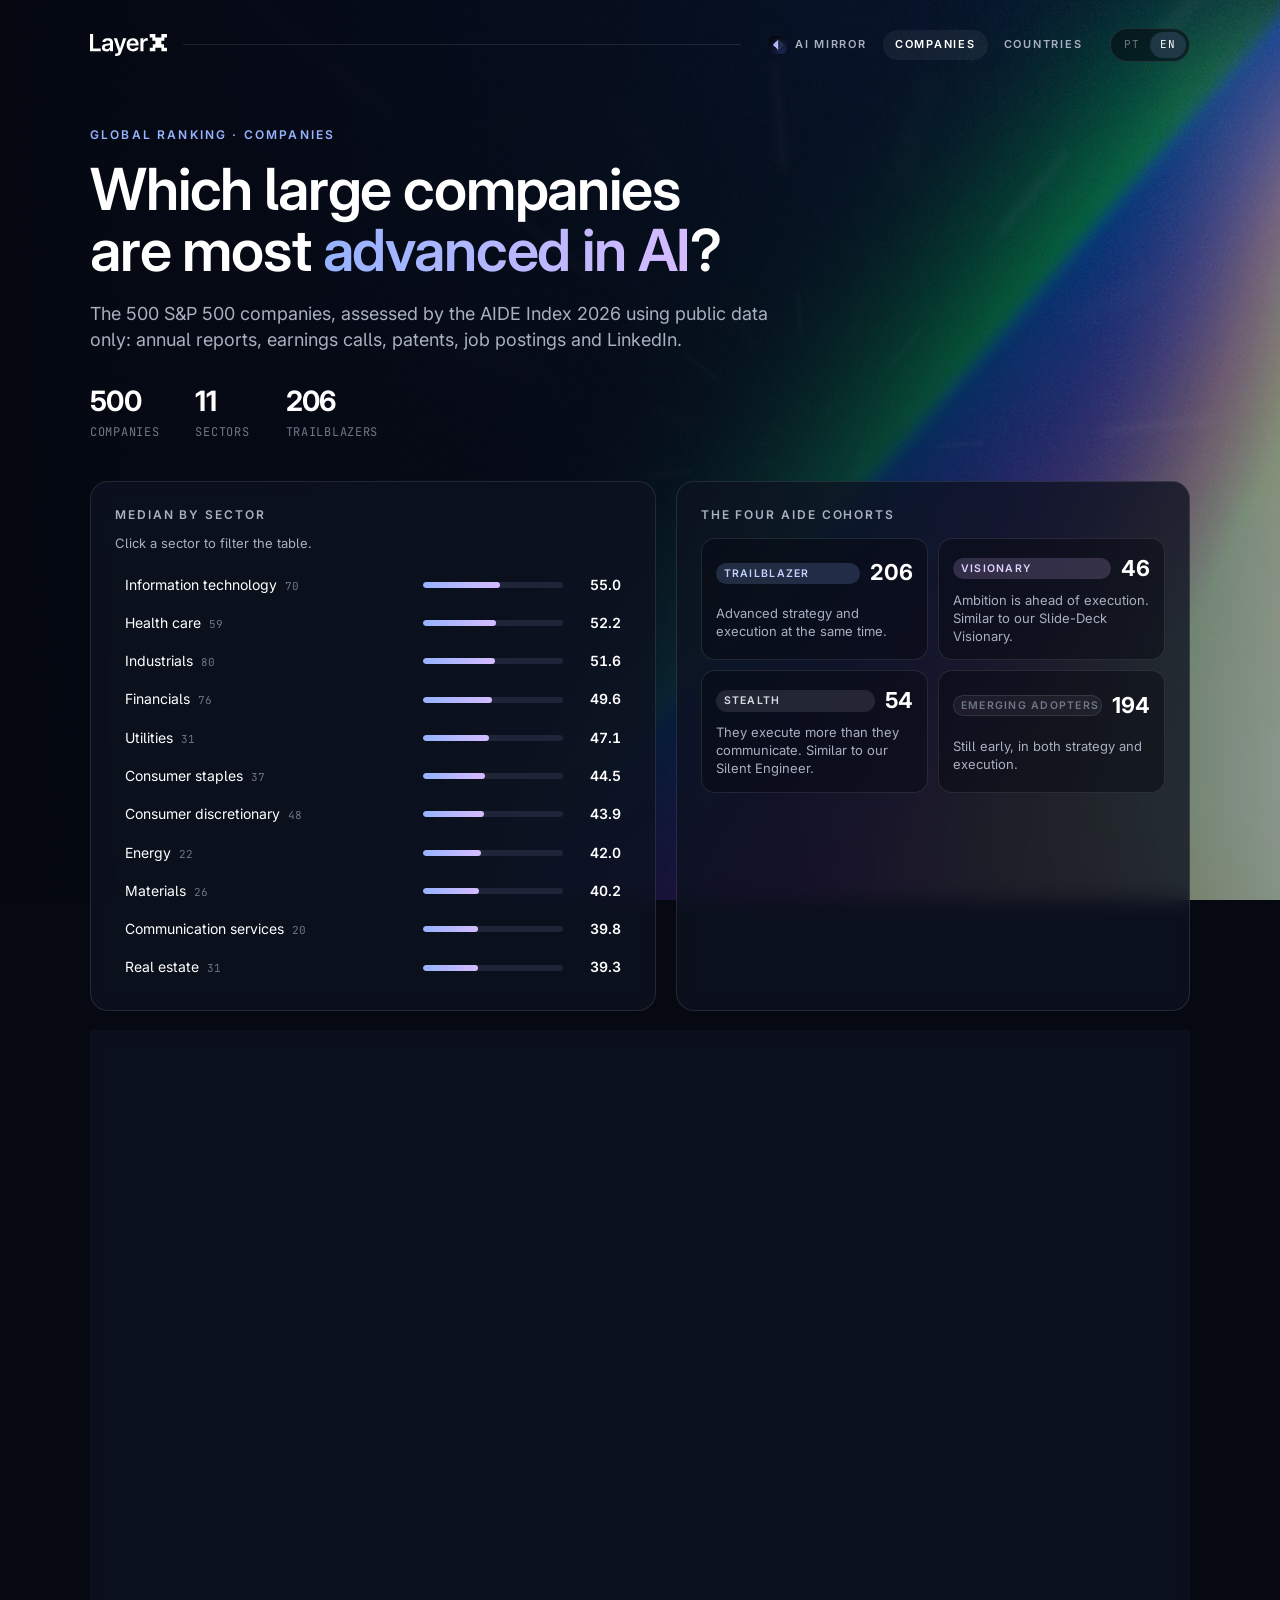
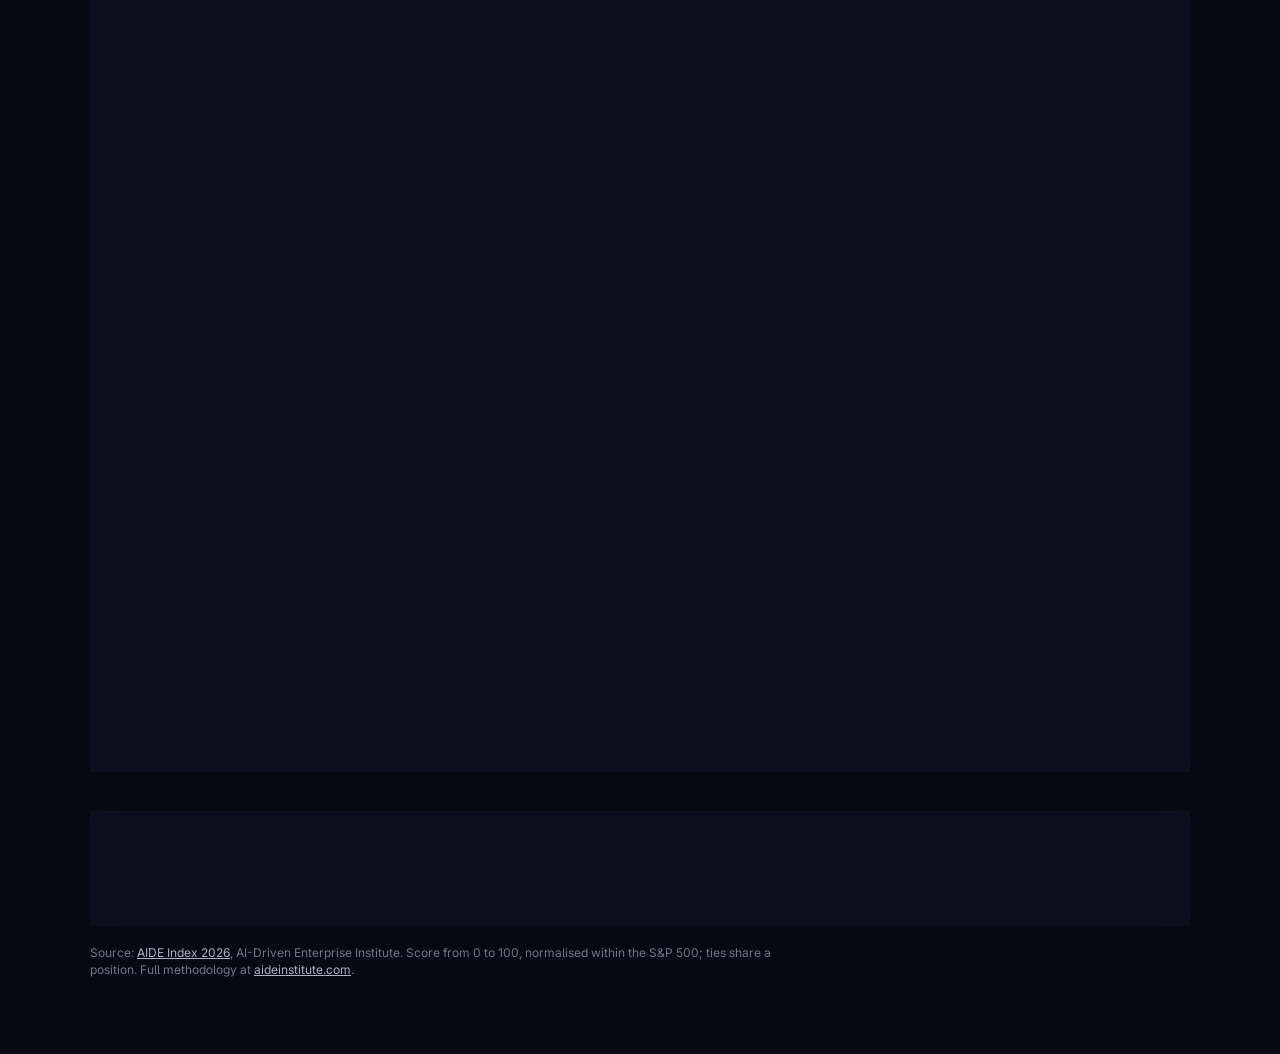
<file: rankings/empresas.html>
<!doctype html>
<html lang="pt-PT">
<head>
<meta charset="utf-8">
<title>Ranking de empresas · AI Mirror</title>
<meta name="description" content="As 500 empresas do S&amp;P 500 ordenadas pela maturidade em IA, segundo o AIDE Index 2026.">
<link rel="canonical" href="https://ai-mirror-lx.vercel.app/rankings/empresas">
<meta property="og:url" content="https://ai-mirror-lx.vercel.app/rankings/empresas">
<meta property="og:title" content="Ranking de empresas · AI Mirror">
<meta property="og:description" content="As 500 empresas do S&amp;P 500 ordenadas pela maturidade em IA, segundo o AIDE Index 2026.">
<meta name="viewport" content="width=device-width,initial-scale=1,viewport-fit=cover">
<meta name="theme-color" content="#060912">
<link rel="icon" href="/favicon.ico" sizes="48x48">
<link rel="icon" type="image/png" sizes="32x32" href="/assets/icons/icon-32.png">
<link rel="apple-touch-icon" href="/assets/icons/apple-touch-icon.png">
<link rel="manifest" href="/site.webmanifest">
<meta property="og:type" content="website">
<meta property="og:site_name" content="LayerX">
<meta property="og:image" content="https://ai-mirror-lx.vercel.app/assets/og.jpg">
<meta property="og:image:width" content="1200">
<meta property="og:image:height" content="630">
<meta name="twitter:card" content="summary_large_image">
<meta name="twitter:image" content="https://ai-mirror-lx.vercel.app/assets/og.jpg">
<link rel="preconnect" href="https://fonts.googleapis.com">
<link rel="preconnect" href="https://fonts.gstatic.com" crossorigin>
<link rel="stylesheet" href="https://fonts.googleapis.com/css2?family=Inter:wght@400;500;600;700&family=JetBrains+Mono:wght@500&display=swap">
<link rel="stylesheet" href="/styles.css">
</head>
<body data-page="companies">
<div class="bgimg" aria-hidden="true"></div>
<div class="wrap">
  <header class="top">
    <a class="brand" href="/"><img src="/assets/logo.svg" alt="LayerX"></a>
    <span class="rule"></span>
    <nav class="nav" aria-label="Navegação principal">
      <a href="/" data-nav="quiz"><img src="/assets/icons/icon-32.png" alt="" width="18" height="18"><span>AI Mirror</span></a>
      <a href="/rankings/empresas" data-nav="companies" aria-current="page"><span>Empresas</span></a>
      <a href="/rankings/paises" data-nav="countries"><span>Países</span></a>
    </nav>
    <div class="lang" role="group" aria-label="Língua">
      <button type="button" data-l="pt" lang="pt-PT" aria-pressed="true">PT</button>
      <button type="button" data-l="en" lang="en" aria-pressed="false">EN</button>
    </div>
  </header>
  <main id="app" class="rk"></main>
</div>
<script src="/data/aide-2026.js"></script>
<script src="/rankings/rankings.js"></script>
</body>
</html>
</file>
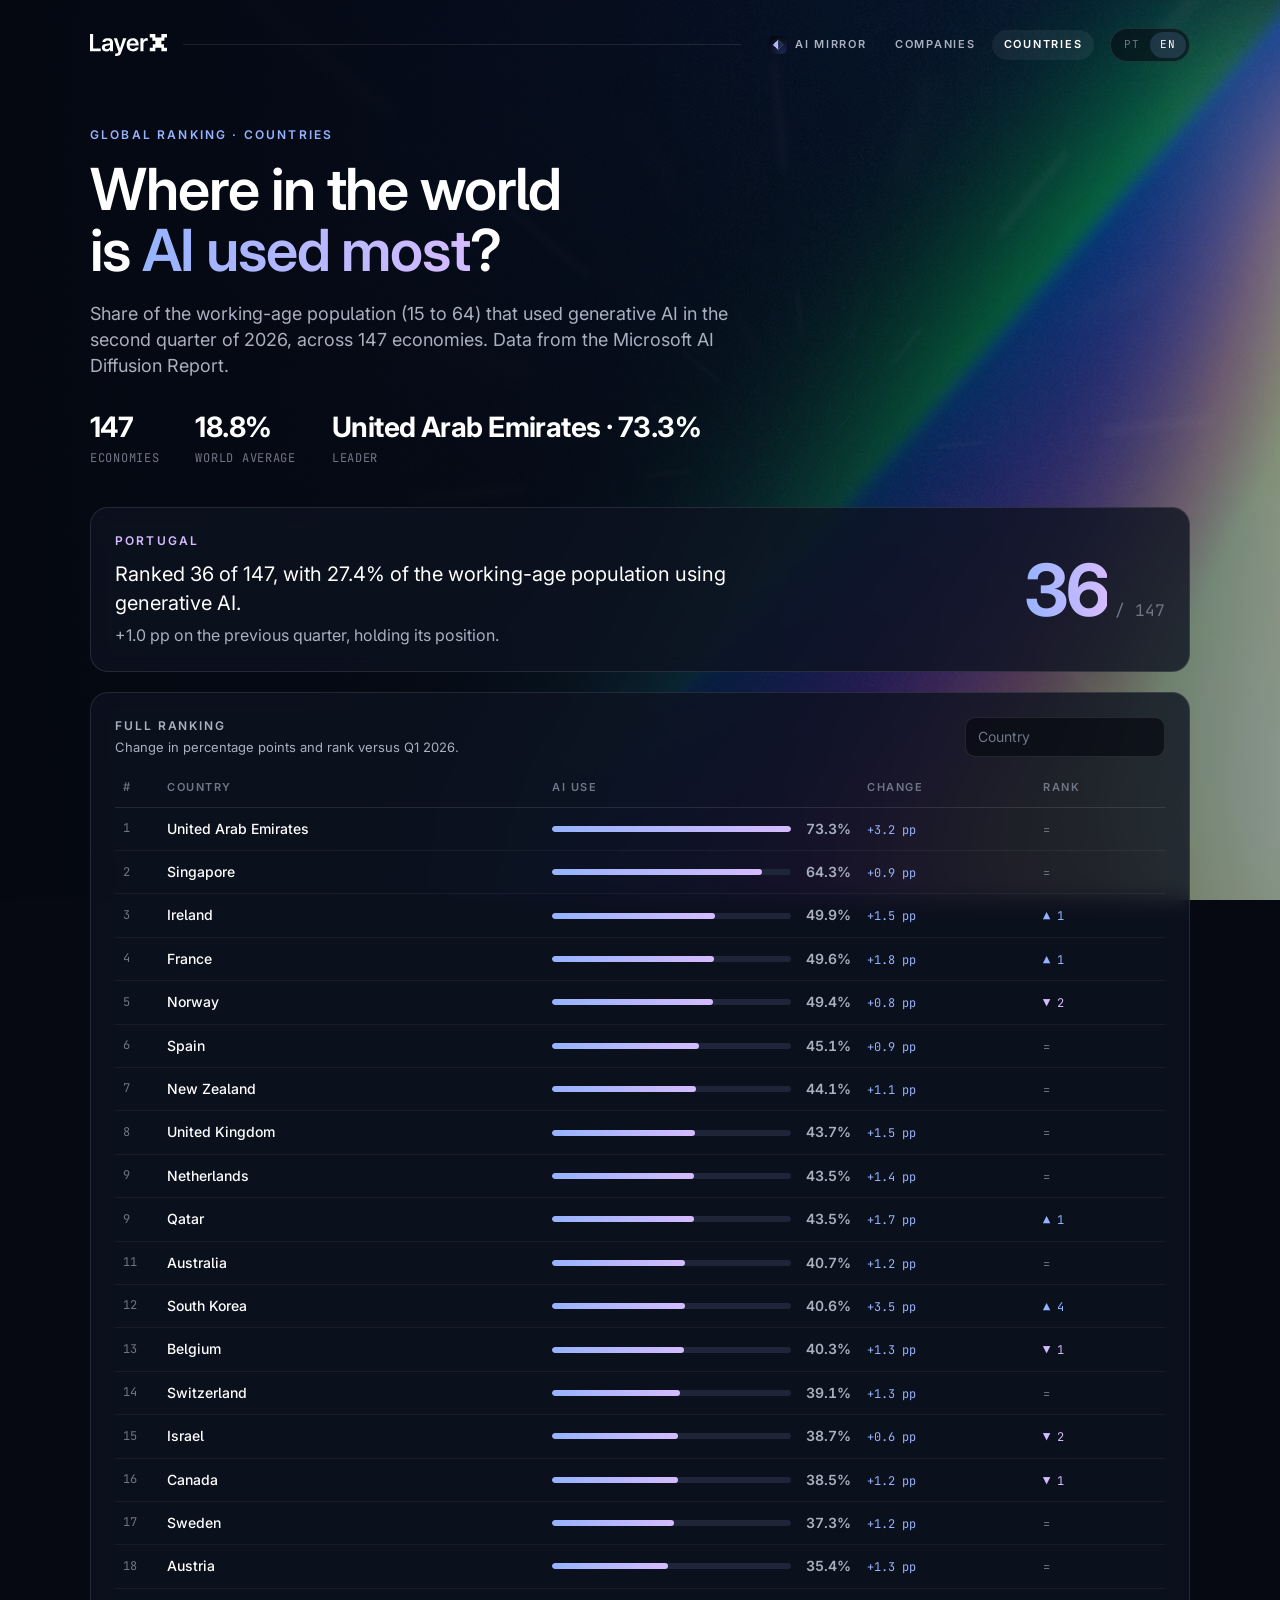
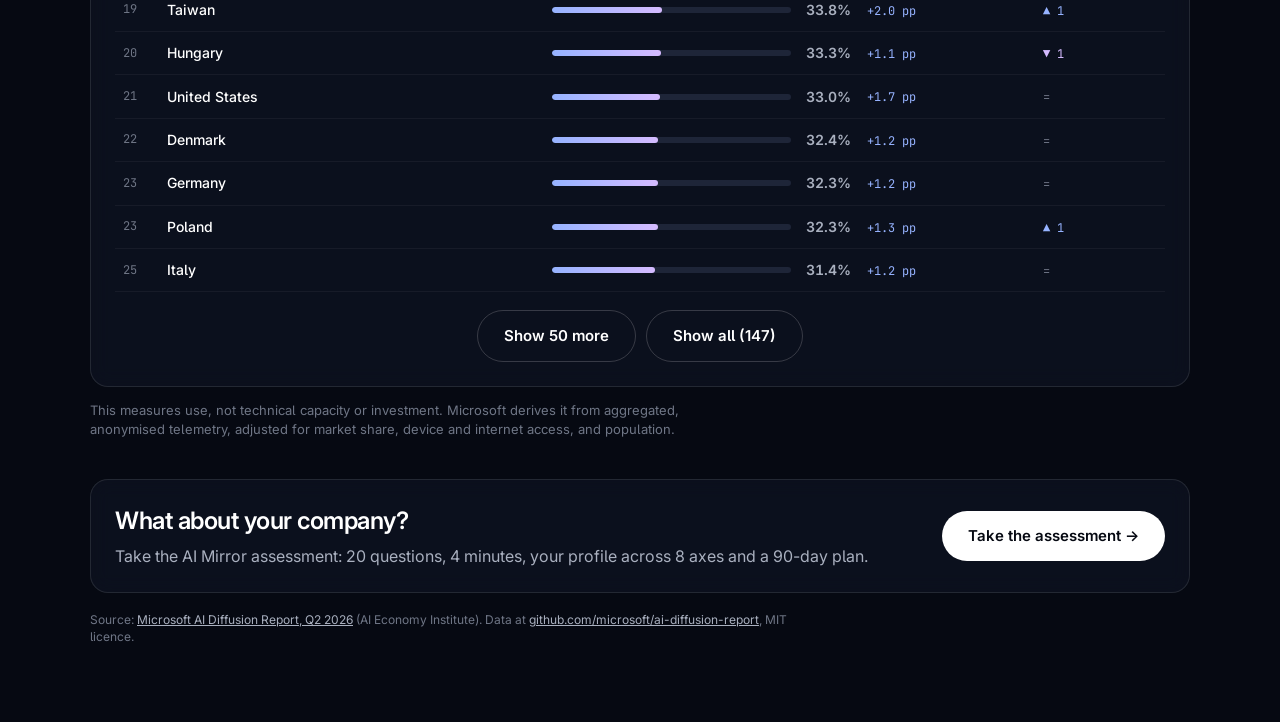
<file: rankings/paises.html>
<!doctype html>
<html lang="pt-PT">
<head>
<meta charset="utf-8">
<title>Ranking de países · AI Mirror</title>
<meta name="description" content="147 economias ordenadas pela percentagem da população em idade ativa que usa IA generativa, segundo a Microsoft.">
<link rel="canonical" href="https://ai-mirror-lx.vercel.app/rankings/paises">
<meta property="og:url" content="https://ai-mirror-lx.vercel.app/rankings/paises">
<meta property="og:title" content="Ranking de países · AI Mirror">
<meta property="og:description" content="147 economias ordenadas pela percentagem da população em idade ativa que usa IA generativa, segundo a Microsoft.">
<meta name="viewport" content="width=device-width,initial-scale=1,viewport-fit=cover">
<meta name="theme-color" content="#060912">
<link rel="icon" href="/favicon.ico" sizes="48x48">
<link rel="icon" type="image/png" sizes="32x32" href="/assets/icons/icon-32.png">
<link rel="apple-touch-icon" href="/assets/icons/apple-touch-icon.png">
<link rel="manifest" href="/site.webmanifest">
<meta property="og:type" content="website">
<meta property="og:site_name" content="LayerX">
<meta property="og:image" content="https://ai-mirror-lx.vercel.app/assets/og.jpg">
<meta property="og:image:width" content="1200">
<meta property="og:image:height" content="630">
<meta name="twitter:card" content="summary_large_image">
<meta name="twitter:image" content="https://ai-mirror-lx.vercel.app/assets/og.jpg">
<link rel="preconnect" href="https://fonts.googleapis.com">
<link rel="preconnect" href="https://fonts.gstatic.com" crossorigin>
<link rel="stylesheet" href="https://fonts.googleapis.com/css2?family=Inter:wght@400;500;600;700&family=JetBrains+Mono:wght@500&display=swap">
<link rel="stylesheet" href="/styles.css">
</head>
<body data-page="countries">
<div class="bgimg" aria-hidden="true"></div>
<div class="wrap">
  <header class="top">
    <a class="brand" href="/"><img src="/assets/logo.svg" alt="LayerX"></a>
    <span class="rule"></span>
    <nav class="nav" aria-label="Navegação principal">
      <a href="/" data-nav="quiz"><img src="/assets/icons/icon-32.png" alt="" width="18" height="18"><span>AI Mirror</span></a>
      <a href="/rankings/empresas" data-nav="companies"><span>Empresas</span></a>
      <a href="/rankings/paises" data-nav="countries" aria-current="page"><span>Países</span></a>
    </nav>
    <div class="lang" role="group" aria-label="Língua">
      <button type="button" data-l="pt" lang="pt-PT" aria-pressed="true">PT</button>
      <button type="button" data-l="en" lang="en" aria-pressed="false">EN</button>
    </div>
  </header>
  <main id="app" class="rk"></main>
</div>
<script src="/data/ai-diffusion-2026q2.js"></script>
<script src="/rankings/rankings.js"></script>
</body>
</html>
</file>
<file: styles.css>
body{margin:0}
[hidden]{display:none!important}
img{max-width:100%}
/* Layout: one focused column per step; the result pairs the shareable card (screenshot-ready, scales as one unit) with a rail that gates the PDF report. Navy-black LayerX canvas lit by the prism. */
:root{
  --canvas:#060912; --surface:rgba(13,18,32,.78); --surface-solid:#0E1322; --chip:#1E2538; --line:rgba(255,255,255,.10);
  --fg:#FFFFFF; --fg-2:#A9B0BF; --fg-3:#6F7686;
  --peri:#96B3FF; --lilac:#D5BBFF; --grad:linear-gradient(90deg,#96B3FF,#D5BBFF);
  --f-display:"Inter","SF Pro Display","Helvetica Neue",Arial,sans-serif;
  --f-mono:"JetBrains Mono","SFMono-Regular",Menlo,Consolas,monospace;
  color-scheme:dark;
}
*{box-sizing:border-box}
html,body{min-height:100%}
body{background:var(--canvas);color:var(--fg);font-family:var(--f-display);font-feature-settings:'cv05';font-size:16px;line-height:1.45;padding-inline:16px;overflow-x:hidden}
.bgimg{position:fixed;inset:0;z-index:0;pointer-events:none;background:linear-gradient(90deg,var(--canvas) 0%,rgba(6,9,18,.82) 45%,rgba(6,9,18,.35) 100%),url("assets/prism_h.jpg") right center/cover no-repeat;opacity:.9}
.wrap{position:relative;z-index:1;max-width:1100px;margin:0 auto;padding-block:28px 64px}
header.top{display:flex;align-items:center;gap:16px}
header.top img{height:22px;width:auto}
header.top .rule{flex:1;height:1px;background:var(--line)}
header.top .brand{display:flex}
.nav{display:flex;align-items:center;gap:4px}
.nav a{display:inline-flex;align-items:center;gap:8px;padding:7px 12px;border-radius:999px;color:var(--fg-2);text-decoration:none;font-size:11px;letter-spacing:.16em;text-transform:uppercase;font-weight:600;transition:color .15s,background .15s}
.nav a img{width:18px;height:18px;border-radius:5px}
.nav a:hover{color:var(--fg)}
.nav a[aria-current="page"]{color:var(--fg);background:rgba(255,255,255,.06)}
.lang{display:inline-flex;border:1px solid var(--line);border-radius:999px;padding:3px;background:rgba(6,9,18,.6)}
.lang button{border:0;background:transparent;color:var(--fg-3);font-family:var(--f-mono);font-size:11px;letter-spacing:.08em;padding:5px 10px;border-radius:999px;transition:color .15s,background .15s}
.lang button:hover{color:var(--fg)}
.lang button[aria-pressed="true"]{background:rgba(150,179,255,.16);color:var(--fg)}
.eyebrow{font-size:12px;letter-spacing:.18em;text-transform:uppercase;color:var(--peri);font-weight:600}
h1,h2{text-wrap:balance;margin:0;font-weight:600;letter-spacing:-.02em}
button{font:inherit;cursor:pointer}
:focus-visible{outline:2px solid var(--peri);outline-offset:3px}
.btn{display:inline-flex;align-items:center;justify-content:center;gap:10px;border:0;border-radius:999px;padding:14px 26px;font-weight:600;font-size:15px;background:var(--fg);color:#060912;transition:transform .15s ease,opacity .15s;text-decoration:none}
.btn:hover{transform:translateY(-1px)}
.btn:disabled{opacity:.45;cursor:not-allowed;transform:none}
.btn.ghost{background:transparent;color:var(--fg);border:1px solid rgba(255,255,255,.18)}
.btn.ghost:hover{border-color:rgba(255,255,255,.4)}
input[type=text],input[type=email],textarea{width:100%;background:rgba(6,9,18,.7);border:1px solid var(--line);border-radius:12px;color:var(--fg);padding:14px 16px;font:inherit;font-size:16px}
input:focus,textarea:focus{border-color:var(--peri);outline:none}
textarea{resize:vertical;min-height:110px;line-height:1.45}
input::placeholder,textarea::placeholder{color:var(--fg-3)}
label.lbl{display:block;font-size:13px;color:var(--fg-2);margin-bottom:8px}
.gtext{background:var(--grad);-webkit-background-clip:text;background-clip:text;color:transparent}

/* Intro */
.intro{display:grid;grid-template-columns:minmax(0,1.15fr) minmax(0,1fr);gap:56px;align-items:center;padding-top:80px}
.intro h1{font-size:clamp(38px,6vw,68px);line-height:1.03;margin-top:18px}
.intro p.lead{color:var(--fg-2);font-size:18px;max-width:50ch;margin:22px 0 30px}
.intro .start{display:flex;flex-direction:column;gap:16px;max-width:440px}
.intro .meta{display:flex;gap:18px;flex-wrap:wrap;color:var(--fg-3);font-size:12px;font-family:var(--f-mono);text-transform:uppercase;letter-spacing:.06em}
.axes-preview{background:var(--surface);border:1px solid var(--line);border-radius:22px;padding:24px 26px;backdrop-filter:blur(10px)}
.axes-preview .row{display:grid;grid-template-columns:minmax(0,1fr) 84px;align-items:center;gap:16px;padding:11px 0;border-bottom:1px solid rgba(255,255,255,.05)}
.axes-preview .row:last-child{border-bottom:0}
.axes-preview .nm{font-weight:500;min-width:0}
.axes-preview .nm small{display:block;color:var(--fg-3);font-weight:400;font-size:13px}
.bar{height:6px;border-radius:6px;background:var(--chip);overflow:hidden}
.bar i{display:block;height:100%;border-radius:6px;background:var(--grad)}

/* Resume banner: shown on the intro when there is saved progress */
.resume{display:grid;grid-template-columns:minmax(0,1fr) auto;gap:24px 40px;align-items:center;margin-top:36px;padding:28px 32px}
.resume h2{font-size:clamp(24px,3vw,32px);line-height:1.1;margin:10px 0 8px}
.resume p{max-width:56ch}
.resume .bar{display:block;margin-top:18px;max-width:520px}
.resume .ractions{display:flex;gap:12px;flex-wrap:wrap}
.intro.has-resume{padding-top:48px}

/* Question */
.quiz{max-width:720px;margin:0 auto;padding-top:60px}
.progress{display:flex;align-items:center;gap:14px;font-family:var(--f-mono);font-size:12px;color:var(--fg-3)}
.progress .track{flex:1;height:3px;background:var(--chip);border-radius:3px;overflow:hidden}
.progress .track i{display:block;height:100%;background:var(--grad);transition:width .35s ease}
.qtag{margin-top:46px}
.quiz h2{font-size:clamp(26px,3.6vw,38px);line-height:1.15;margin:14px 0 30px}
.opts{display:grid;gap:10px}
.opts.grid{grid-template-columns:repeat(auto-fill,minmax(200px,1fr))}
.opt{display:grid;grid-template-columns:30px minmax(0,1fr);gap:14px;align-items:center;text-align:left;background:var(--surface);border:1px solid var(--line);color:var(--fg);border-radius:14px;padding:16px 18px;font-size:16px;transition:border-color .15s,background .15s;backdrop-filter:blur(8px)}
.opt:hover{border-color:rgba(255,255,255,.28)}
.opt .k{width:28px;height:28px;border-radius:8px;background:var(--chip);display:grid;place-items:center;font-family:var(--f-mono);font-size:12px;color:var(--fg-2)}
.opt.sel{border-color:var(--peri);background:rgba(150,179,255,.10)}
.opt.sel .k{background:var(--peri);color:#060912}
.qnav{display:flex;justify-content:space-between;align-items:center;gap:12px;flex-wrap:wrap;margin-top:28px;color:var(--fg-3);font-size:13px}
.qnav .hint{font-family:var(--f-mono)}

.computing{min-height:60vh;display:grid;place-items:center;text-align:center}
.computing .spin{width:56px;height:56px;margin:0 auto 22px;border-radius:50%;background:conic-gradient(#96B3FF,#D5BBFF,#96B3FF);-webkit-mask:radial-gradient(circle,transparent 21px,#000 22px);mask:radial-gradient(circle,transparent 21px,#000 22px);animation:sp 1s linear infinite}
@keyframes sp{to{transform:rotate(360deg)}}
.computing p{color:var(--fg-2);font-family:var(--f-mono);font-size:13px}

/* Result */
.result{display:grid;grid-template-columns:minmax(0,460px) minmax(0,1fr);gap:44px;padding-top:40px;align-items:start}
.cardcol{min-width:0}
.cardcol .note{font-size:12px;color:var(--fg-3);margin-top:12px;text-align:center}
.rail{display:flex;flex-direction:column;gap:18px;min-width:0}
.rail h2{font-size:clamp(30px,4vw,46px);line-height:1.05;margin-top:10px}
.rail .tagline{color:var(--fg-2);font-size:18px;margin:8px 0 0}
.panel{background:var(--surface);border:1px solid var(--line);border-radius:18px;padding:24px;backdrop-filter:blur(10px)}
.panel h3{margin:0 0 10px;font-size:12px;letter-spacing:.16em;text-transform:uppercase;color:var(--fg-2);font-weight:600}
.panel p{margin:0;color:var(--fg-2)}
.report h3{color:var(--lilac)}
.toc{list-style:none;margin:16px 0 4px;padding:0;display:grid;gap:10px}
.toc li{display:grid;grid-template-columns:22px minmax(0,1fr);gap:12px;align-items:start;color:var(--fg)}
.toc li span{color:var(--fg-3);display:block;font-size:13px}
.toc .lk{width:22px;height:22px;border-radius:7px;background:rgba(150,179,255,.14);display:grid;place-items:center;margin-top:1px}
.teaser{position:relative;margin-top:18px;border:1px solid var(--line);border-radius:14px;padding:16px 18px;overflow:hidden;background:rgba(6,9,18,.5)}
.teaser .tl{font-size:11px;letter-spacing:.14em;text-transform:uppercase;color:var(--fg-3);font-weight:600;margin-bottom:12px}
.ghostline{height:10px;border-radius:6px;background:linear-gradient(90deg,rgba(150,179,255,.28),rgba(213,187,255,.12));margin:10px 0;filter:blur(1.5px)}
.teaser .lock{position:absolute;inset:0;display:grid;place-items:center;background:linear-gradient(180deg,transparent,rgba(6,9,18,.75));font-size:13px;color:var(--fg)}
form.lead{display:grid;gap:14px;margin-top:18px}
.two{display:grid;grid-template-columns:1fr 1fr;gap:12px}
.check{display:flex;gap:10px;align-items:flex-start;font-size:13px;color:var(--fg-2)}
.check input{margin-top:3px;accent-color:#96B3FF}
.err{color:#FF9A9A;font-size:13px;min-height:1em}
.fine{font-size:12px;color:var(--fg-3)}
.toast{font-size:13px;color:var(--fg-2);margin-top:12px;min-height:1em}
.pages{display:grid;gap:16px;margin-top:16px}
.pages img{width:100%;border-radius:12px;border:1px solid var(--line)}
.cta{display:flex;flex-wrap:wrap;gap:14px;align-items:center;justify-content:space-between}
.cta p{max-width:42ch}
.hp{position:absolute;left:-9999px;width:1px;height:1px;overflow:hidden}

/* Share card: everything sized in em, and 1em = 1/108 of the card width, so it scales as one unit */
.card{container-type:inline-size;width:100%;border-radius:20px;overflow:hidden;border:1px solid var(--line);box-shadow:0 30px 80px rgba(0,0,0,.55)}
.cin{font-size:calc(100cqw / 108);position:relative;padding:6.4em 6.4em 5.6em;display:flex;flex-direction:column;gap:3.6em;min-height:calc(100cqw * 16 / 9);
  background:linear-gradient(180deg,rgba(6,9,18,.25) 0%,rgba(6,9,18,.55) 40%,rgba(6,9,18,.82) 100%),linear-gradient(90deg,rgba(6,9,18,.95) 0%,rgba(6,9,18,.6) 55%,rgba(6,9,18,.15) 100%),url("assets/prism_v.jpg") right top/cover no-repeat,#060912;color:#fff}
.c-head{display:flex;align-items:center;gap:2.4em}
.c-head img{height:4.4em;width:auto}
.c-head .r{flex:1;height:.2em;background:rgba(255,255,255,.22)}
.c-head .t{font-size:2.3em;font-weight:600;letter-spacing:.22em}
.c-kick{font-size:2.6em;font-weight:600;letter-spacing:.2em;color:#D5BBFF;text-transform:uppercase}
.c-name{font-size:8.4em;font-weight:700;line-height:1;letter-spacing:-.03em;margin:.18em 0 .12em;text-wrap:balance}
.c-tag{font-size:3.3em;color:#C9CEDA;line-height:1.25}
.c-meta{font-family:var(--f-mono);font-size:2.1em;letter-spacing:.08em;color:#8A91A2;text-transform:uppercase;margin-top:1em;line-height:1.4}
.c-grid{display:grid;grid-template-columns:44fr 50fr;gap:2.4em}
.c-panel{background:rgba(8,12,24,.78);border:.2em solid rgba(255,255,255,.10);border-radius:2.8em;padding:3.4em;min-width:0}
.c-lbl{font-size:2.1em;font-weight:600;letter-spacing:.22em;text-transform:uppercase;color:#fff}
.c-lbl.m{color:#8A91A2}
.c-radar{width:100%;height:auto;display:block;margin:-.6em 0 1.4em}
.c-score{font-size:13.6em;font-weight:700;line-height:.9;letter-spacing:-.04em}
.c-score span{font-size:.55em;letter-spacing:0}
.c-sep{height:.2em;background:rgba(255,255,255,.10);margin:3em 0}
.c-big{font-size:4em;font-weight:700;line-height:1.1;margin:.35em 0 .2em;letter-spacing:-.01em}
.c-sub{font-size:2.5em;color:#A9B0BF}
.c-axes{display:flex;flex-direction:column;gap:2.5em;margin-top:3.2em}
.c-ax .top{display:flex;justify-content:space-between;align-items:baseline;gap:1.4em;font-size:2.9em}
.c-ax .top b{font-weight:600;font-variant-numeric:tabular-nums}
.c-ax .tr{height:1em;border-radius:1em;background:rgba(255,255,255,.10);margin-top:1em;overflow:hidden}
.c-ax .tr i{display:block;height:100%;border-radius:1em;background:linear-gradient(90deg,#96B3FF,#D5BBFF)}
.c-list{display:flex;flex-direction:column;gap:2.4em;margin-top:3em}
.c-list .it{display:flex;justify-content:space-between;align-items:baseline;gap:1.6em;font-size:2.8em;line-height:1.2}
.c-list .it span{min-width:0}
.c-list .it b{font-weight:600;font-variant-numeric:tabular-nums}
.c-strip{display:grid;grid-template-columns:1fr 1fr;gap:2.4em}
.c-strip .c-panel{padding:3em 3.4em}
.c-strip .h{font-size:2em;font-weight:600;letter-spacing:.2em;text-transform:uppercase}
.c-strip .v{font-size:3.1em;font-weight:600;margin:.5em 0 .3em;line-height:1.15}
.c-strip .s{font-size:2.2em;color:#8A91A2}
.c-foot{display:flex;justify-content:space-between;gap:2em;flex-wrap:wrap;border-top:.2em solid rgba(255,255,255,.22);padding-top:3.4em;margin-top:auto;font-size:2.2em;font-weight:600;letter-spacing:.2em;text-transform:uppercase}

/* Home: links to the rankings */
.home-rk{margin-top:64px}
.home-rk h2{font-size:12px;margin-bottom:14px;color:var(--fg-3)}
.home-rk-grid{display:grid;grid-template-columns:1fr 1fr;gap:16px}
.home-rk-card{display:flex;flex-direction:column;gap:8px;text-decoration:none;color:var(--fg);transition:border-color .15s,transform .15s}
.home-rk-card:hover{border-color:rgba(150,179,255,.45);transform:translateY(-1px)}
.home-rk-card b{font-size:22px;font-weight:600;letter-spacing:-.01em;line-height:1.2;margin-top:4px}
.home-rk-card .t{color:var(--fg-2)}
.home-rk-card .go{margin-top:8px;font-size:14px;font-weight:600;color:var(--peri)}

/* Rankings pages */
.rk-hero{padding-top:64px;max-width:820px}
.rk-hero h1{font-size:clamp(34px,5vw,58px);line-height:1.05;margin-top:16px}
.rk-hero .lead{color:var(--fg-2);font-size:18px;max-width:62ch;margin:20px 0 0}
.rk-stats{display:flex;gap:36px;flex-wrap:wrap;margin-top:28px}
.rk-stats div{display:flex;flex-direction:column;gap:2px}
.rk-stats b{font-size:28px;font-weight:700;letter-spacing:-.02em}
.rk-stats span{font-family:var(--f-mono);font-size:12px;letter-spacing:.06em;text-transform:uppercase;color:var(--fg-3)}
.rk .panel{margin-top:20px}
.rk-two{display:grid;grid-template-columns:minmax(0,1.1fr) minmax(0,1fr);gap:20px;margin-top:40px}
.rk-two .panel{margin-top:0}
.rk-hint{font-size:13px;color:var(--fg-3);margin:0}
.rk-bars{display:grid;gap:2px;margin-top:14px}
.rk-bar{display:grid;grid-template-columns:minmax(0,1fr) minmax(60px,140px) 44px;gap:14px;align-items:center;background:transparent;border:0;border-radius:10px;color:var(--fg);padding:8px 10px;text-align:left;font-size:14px}
.rk-bar:hover,.rk-bar.on{background:rgba(150,179,255,.10)}
.rk-bar .nm small{color:var(--fg-3);font-family:var(--f-mono);font-size:11px;margin-left:8px}
.rk-bar b{font-variant-numeric:tabular-nums;text-align:right;font-weight:600}
.rk-cohorts{display:grid;grid-template-columns:1fr 1fr;gap:10px;margin-top:14px}
.rk-cohort{display:grid;grid-template-columns:minmax(0,1fr) auto;gap:6px 10px;align-items:center;text-align:left;background:rgba(6,9,18,.5);border:1px solid var(--line);border-radius:14px;padding:14px;color:var(--fg)}
.rk-cohort:hover,.rk-cohort.on{border-color:rgba(150,179,255,.5)}
.rk-cohort b{font-size:22px;font-weight:700}
.rk-cohort p{grid-column:1/-1;margin:0;font-size:13px;color:var(--fg-2);line-height:1.4}
.tagc{display:inline-block;font-size:10.5px;letter-spacing:.12em;text-transform:uppercase;font-weight:600;padding:3px 8px;border-radius:999px;white-space:nowrap}
.ch-trailblazer{background:rgba(150,179,255,.18);color:#C3D2FF}
.ch-visionary{background:rgba(213,187,255,.18);color:#E3D3FF}
.ch-stealth{background:rgba(255,255,255,.10);color:#D7DBE5}
.ch-emerging{background:rgba(255,255,255,.05);color:var(--fg-3);box-shadow:inset 0 0 0 1px var(--line)}
.rk-head{display:flex;justify-content:space-between;align-items:flex-end;gap:16px;flex-wrap:wrap;margin-bottom:12px}
.rk-head h3{margin:0 0 4px}
.rk-filters{display:flex;gap:10px;flex-wrap:wrap}
.rk-filters input,.rk-filters select{background:rgba(6,9,18,.7);border:1px solid var(--line);border-radius:10px;color:var(--fg);padding:9px 12px;font:inherit;font-size:14px}
.rk-filters input{width:200px}
.rk-filters select{max-width:220px}
.rk-table{width:100%;border-collapse:collapse;font-size:14px}
.rk-table th{text-align:left;font-size:11px;letter-spacing:.14em;text-transform:uppercase;color:var(--fg-3);font-weight:600;padding:10px 8px;border-bottom:1px solid var(--line)}
.rk-table td{padding:11px 8px;border-bottom:1px solid rgba(255,255,255,.05);vertical-align:middle}
.rk-table .c0{width:44px;font-family:var(--f-mono);font-size:12px;color:var(--fg-3)}
.rk-table .nm{font-weight:500}
.rk-table .tk{font-family:var(--f-mono);font-size:11px;color:var(--fg-3);margin-left:8px}
.rk-table .sub{display:none}
.rk-table td.c2{color:var(--fg-2)}
.rk-table.co .c4,.rk-table.ct .c2{width:30%}
.sc{display:grid;grid-template-columns:minmax(40px,1fr) 48px;gap:12px;align-items:center}
.sc b{font-variant-numeric:tabular-nums;font-weight:600;text-align:right}
.rk-table tr.hl td{background:rgba(213,187,255,.08)}
.rk-table tr.hl .nm{color:var(--lilac);font-weight:600}
.dl,.mv{font-family:var(--f-mono);font-size:12px;white-space:nowrap}
.dl.up,.mv.up{color:var(--peri)}
.dl.dn,.mv.dn{color:var(--lilac)}
.mv.eq,.dl{color:var(--fg-3)}
.rk-more{display:flex;gap:10px;justify-content:center;margin-top:18px;flex-wrap:wrap}
.rk-empty{color:var(--fg-3);padding:20px 0}
.rk-pt{display:flex;justify-content:space-between;align-items:center;gap:24px;margin-top:40px!important}
.rk-pt .big{font-size:20px;color:var(--fg);margin:10px 0 6px;max-width:52ch}
.rk-ptn{display:flex;align-items:baseline;gap:8px}
.rk-ptn b{font-size:72px;font-weight:700;letter-spacing:-.04em;line-height:1}
.rk-ptn span{font-family:var(--f-mono);color:var(--fg-3)}
.rk-method{font-size:13px;color:var(--fg-3);max-width:80ch;margin:14px 0 0}
.rk-cta{display:flex;justify-content:space-between;align-items:center;gap:20px;flex-wrap:wrap;margin-top:40px!important}
.rk-cta h2{font-size:24px;margin-bottom:6px}
.rk-source{font-size:12px;color:var(--fg-3);margin-top:18px;max-width:90ch}
.rk-source a,.rk-method a{color:var(--fg-2)}

@media (max-width:880px){
  .rk-two{grid-template-columns:1fr}
  .home-rk-grid{grid-template-columns:1fr}
  .intro{grid-template-columns:1fr;gap:36px;padding-top:44px}
  .resume{grid-template-columns:1fr;padding:24px}
  .result{grid-template-columns:1fr}
  .cardcol{max-width:460px;margin:0 auto;width:100%}
}
@media (max-width:640px){
  header.top{flex-wrap:wrap;row-gap:10px}
  header.top .rule{display:none}
  header.top .lang{margin-left:auto}
  .nav{order:3;width:100%;justify-content:space-between}
  .nav a{padding:7px 8px;letter-spacing:.12em}
  .rk-table.co .c2,.rk-table.co .c3,.rk-table.ct .c4{display:none}
  .rk-table.co .sub{display:block;font-size:12px;color:var(--fg-3);margin-top:4px}
  .rk-table.co .c4{width:38%}
  .rk-table.ct .c2{width:40%}
  .rk-filters,.rk-filters input,.rk-filters select{width:100%;max-width:none}
  .rk-pt{flex-direction:column;align-items:flex-start}
  .rk-cohorts{grid-template-columns:1fr}
  .rk-bar{grid-template-columns:minmax(0,1fr) 70px 40px;gap:10px;padding:8px 6px}
}
@media (max-width:480px){ .two{grid-template-columns:1fr} .opt{padding:14px} }
@media (prefers-reduced-motion:reduce){ *{transition:none!important;animation:none!important} }
</file>
